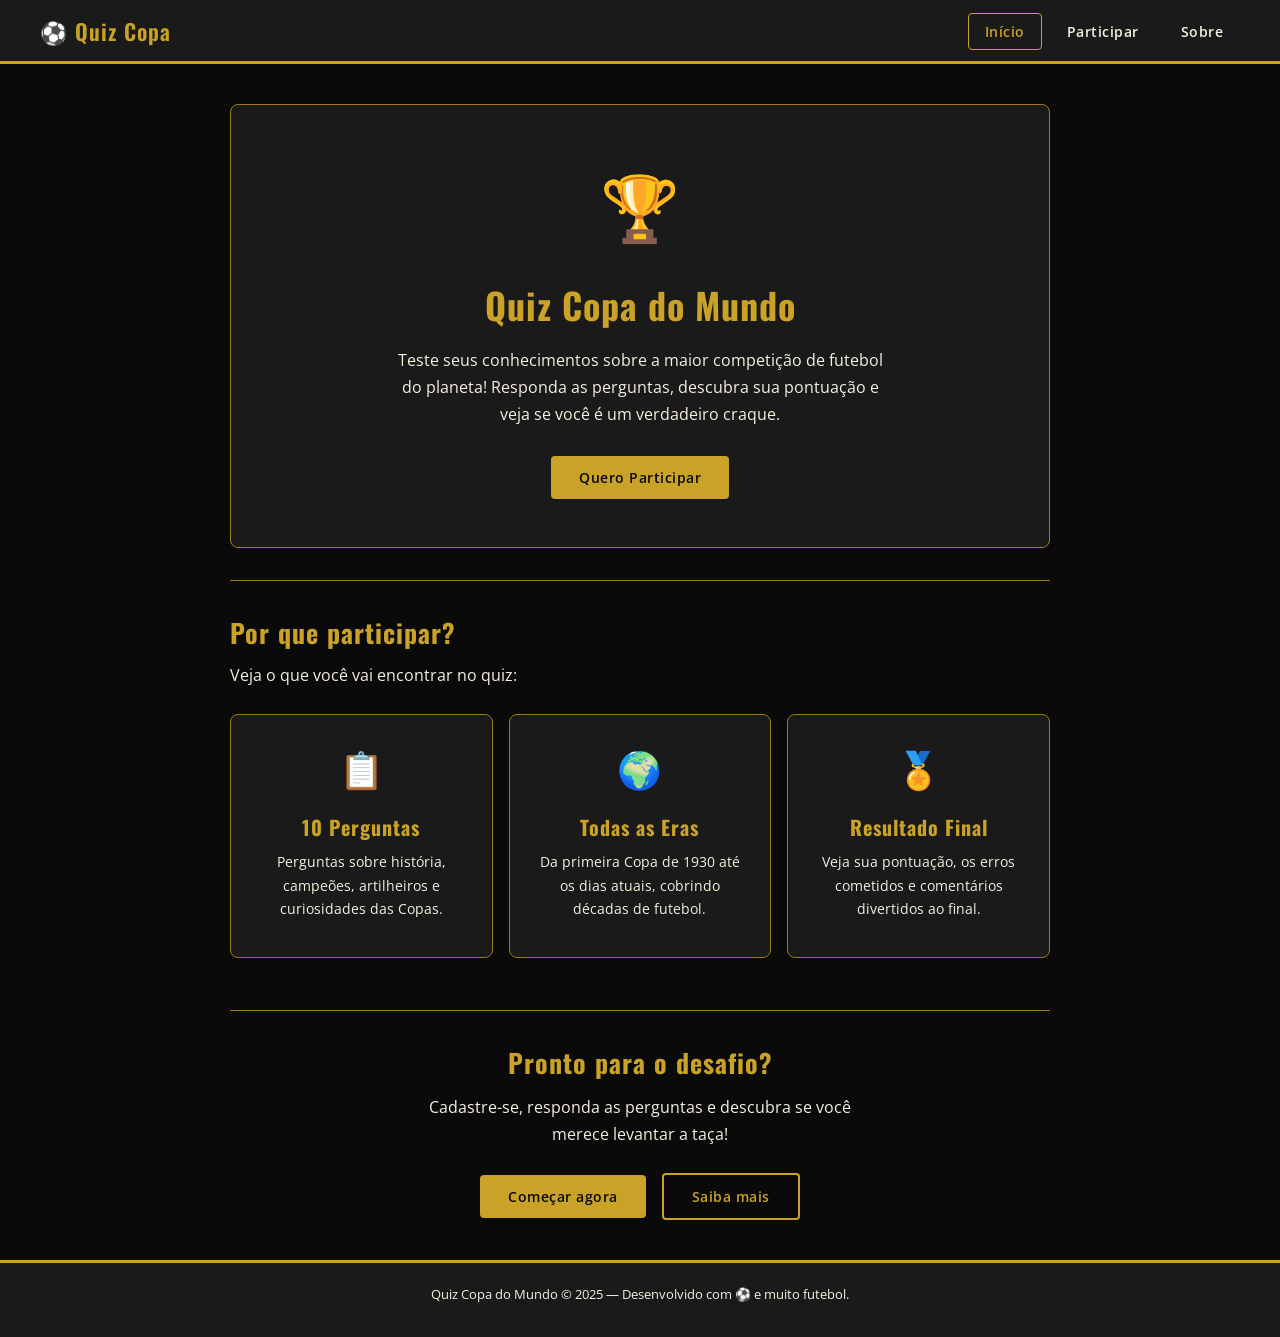
<file: index.html>
<!DOCTYPE html>
<html lang="pt-br">
<head>
  <meta charset="UTF-8">
  <meta name="viewport" content="width=device-width, initial-scale=1.0">
  <title>Quiz Copa do Mundo</title>
  <link rel="stylesheet" href="css/style.css">
</head>
<body>

  <!-- MENU -->
  <nav>
    <a href="index.html" class="nav-logo">⚽ Quiz Copa</a>
    <ul class="nav-links">
      <li><a href="index.html">Início</a></li>
      <li><a href="form.html">Participar</a></li>
      <li><a href="about.html">Sobre</a></li>
    </ul>
  </nav>

  <!-- CONTEÚDO PRINCIPAL -->
  <main>

    <!-- HERO -->
    <div class="card" style="text-align: center; padding: 48px 24px;">
      <p style="font-size: 64px; margin-bottom: 16px;">🏆</p>
      <h1>Quiz Copa do Mundo</h1>
      <p style="max-width: 500px; margin: 16px auto 28px;">
        Teste seus conhecimentos sobre a maior competição de futebol do planeta!
        Responda as perguntas, descubra sua pontuação e veja se você é um verdadeiro craque.
      </p>
      <a href="form.html" class="btn">Quero Participar</a>
    </div>

    <hr class="divisor">

    <!-- DESTAQUES -->
    <h2>Por que participar?</h2>
    <p style="margin-bottom: 24px;">Veja o que você vai encontrar no quiz:</p>

    <div style="display: grid; grid-template-columns: repeat(auto-fit, minmax(220px, 1fr)); gap: 16px;">

      <div class="card" style="text-align: center;">
        <p style="font-size: 36px; margin-bottom: 12px;">📋</p>
        <h3>10 Perguntas</h3>
        <p style="font-size: 14px;">Perguntas sobre história, campeões, artilheiros e curiosidades das Copas.</p>
      </div>

      <div class="card" style="text-align: center;">
        <p style="font-size: 36px; margin-bottom: 12px;">🌍</p>
        <h3>Todas as Eras</h3>
        <p style="font-size: 14px;">Da primeira Copa de 1930 até os dias atuais, cobrindo décadas de futebol.</p>
      </div>

      <div class="card" style="text-align: center;">
        <p style="font-size: 36px; margin-bottom: 12px;">🏅</p>
        <h3>Resultado Final</h3>
        <p style="font-size: 14px;">Veja sua pontuação, os erros cometidos e comentários divertidos ao final.</p>
      </div>

    </div>

    <hr class="divisor">

    <!-- CHAMADA FINAL -->
    <div style="text-align: center;">
      <h2>Pronto para o desafio?</h2>
      <p style="margin: 12px auto 24px; max-width: 460px;">
        Cadastre-se, responda as perguntas e descubra se você merece levantar a taça!
      </p>
      <a href="form.html" class="btn">Começar agora</a>
      <a href="about.html" class="btn btn-outline" style="margin-left: 12px;">Saiba mais</a>
    </div>

  </main>

  <!-- RODAPÉ -->
  <footer>
    <p>Quiz Copa do Mundo &copy; 2025 — Desenvolvido com <span>&#9917;</span> e muito futebol.</p>
  </footer>

  <script src="js/script.js"></script>
</body>
</html>
</file>
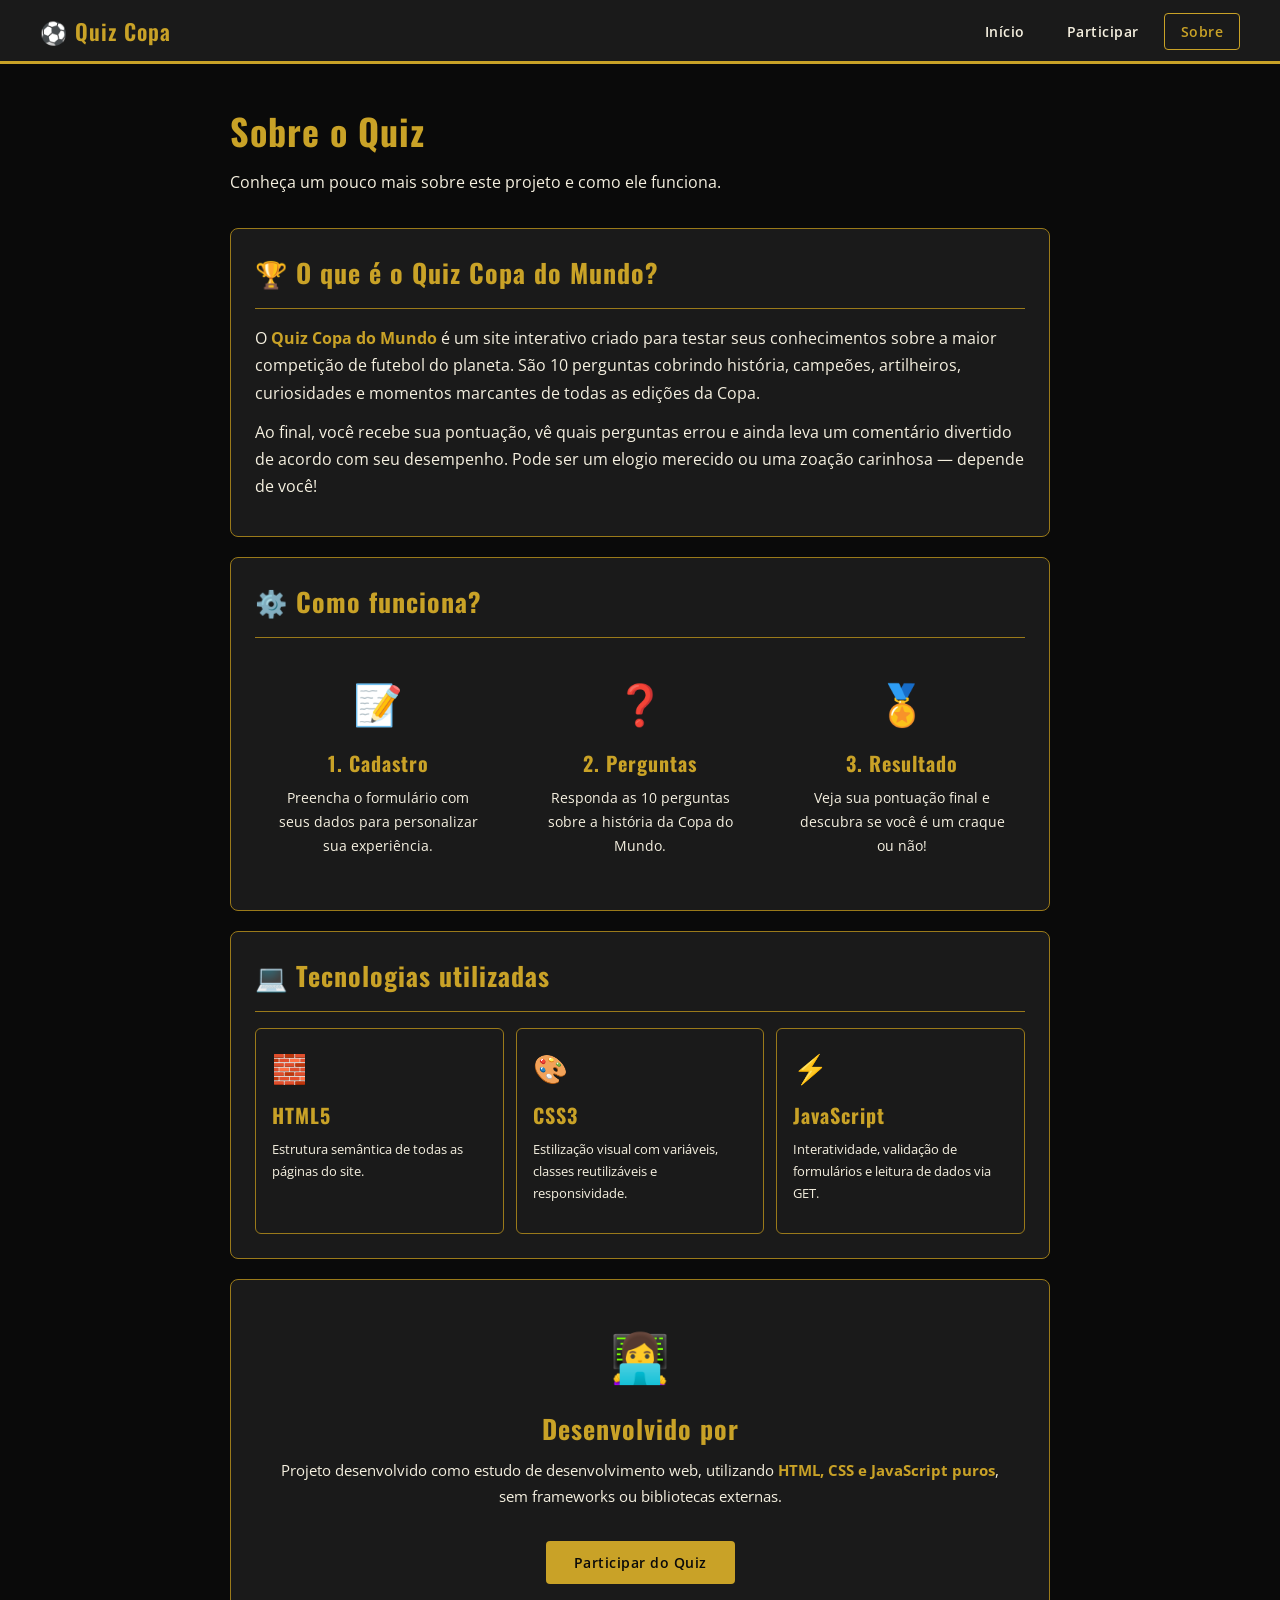
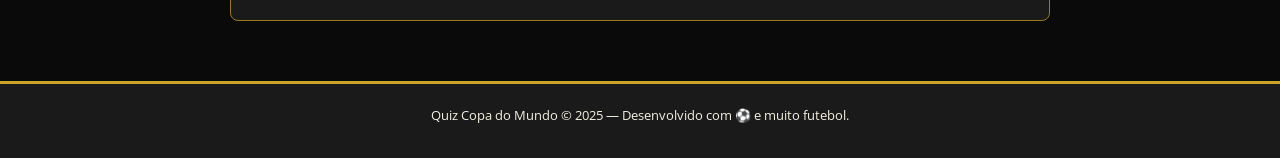
<file: about.html>
<!DOCTYPE html>
<html lang="pt-br">
<head>
  <meta charset="UTF-8">
  <meta name="viewport" content="width=device-width, initial-scale=1.0">
  <title>Sobre — Quiz Copa do Mundo</title>
  <link rel="stylesheet" href="css/style.css">
</head>
<body>

  <!-- MENU -->
  <nav>
    <a href="index.html" class="nav-logo">⚽ Quiz Copa</a>
    <ul class="nav-links">
      <li><a href="index.html">Início</a></li>
      <li><a href="form.html">Participar</a></li>
      <li><a href="about.html">Sobre</a></li>
    </ul>
  </nav>

  <!-- CONTEÚDO PRINCIPAL -->
  <main>

    <h1>Sobre o Quiz</h1>
    <p style="margin-bottom: 32px;">Conheça um pouco mais sobre este projeto e como ele funciona.</p>

    <!-- O QUE É -->
    <div class="card">
      <h2>🏆 O que é o Quiz Copa do Mundo?</h2>
      <hr class="divisor" style="margin: 16px 0;">
      <p>
        O <strong style="color: var(--dourado);">Quiz Copa do Mundo</strong> é um site interativo criado
        para testar seus conhecimentos sobre a maior competição de futebol do planeta.
        São 10 perguntas cobrindo história, campeões, artilheiros, curiosidades e momentos
        marcantes de todas as edições da Copa.
      </p>
      <p>
        Ao final, você recebe sua pontuação, vê quais perguntas errou e ainda leva um
        comentário divertido de acordo com seu desempenho. Pode ser um elogio merecido
        ou uma zoação carinhosa — depende de você!
      </p>
    </div>

    <!-- COMO FUNCIONA -->
    <div class="card">
      <h2>⚙️ Como funciona?</h2>
      <hr class="divisor" style="margin: 16px 0;">

      <div style="display: grid; grid-template-columns: repeat(auto-fit, minmax(200px, 1fr)); gap: 16px; margin-top: 8px;">

        <div style="text-align: center; padding: 16px;">
          <p style="font-size: 40px; margin-bottom: 10px;">📝</p>
          <h3>1. Cadastro</h3>
          <p style="font-size: 14px;">Preencha o formulário com seus dados para personalizar sua experiência.</p>
        </div>

        <div style="text-align: center; padding: 16px;">
          <p style="font-size: 40px; margin-bottom: 10px;">❓</p>
          <h3>2. Perguntas</h3>
          <p style="font-size: 14px;">Responda as 10 perguntas sobre a história da Copa do Mundo.</p>
        </div>

        <div style="text-align: center; padding: 16px;">
          <p style="font-size: 40px; margin-bottom: 10px;">🏅</p>
          <h3>3. Resultado</h3>
          <p style="font-size: 14px;">Veja sua pontuação final e descubra se você é um craque ou não!</p>
        </div>

      </div>
    </div>

    <!-- TECNOLOGIAS -->
    <div class="card">
      <h2>💻 Tecnologias utilizadas</h2>
      <hr class="divisor" style="margin: 16px 0;">

      <div style="display: grid; grid-template-columns: repeat(auto-fit, minmax(200px, 1fr)); gap: 12px;">

        <div style="padding: 16px; border: 1.5px solid var(--dourado-escuro); border-radius: 6px;">
          <p style="font-size: 28px; margin-bottom: 8px;">🧱</p>
          <h3>HTML5</h3>
          <p style="font-size: 13px;">Estrutura semântica de todas as páginas do site.</p>
        </div>

        <div style="padding: 16px; border: 1.5px solid var(--dourado-escuro); border-radius: 6px;">
          <p style="font-size: 28px; margin-bottom: 8px;">🎨</p>
          <h3>CSS3</h3>
          <p style="font-size: 13px;">Estilização visual com variáveis, classes reutilizáveis e responsividade.</p>
        </div>

        <div style="padding: 16px; border: 1.5px solid var(--dourado-escuro); border-radius: 6px;">
          <p style="font-size: 28px; margin-bottom: 8px;">⚡</p>
          <h3>JavaScript</h3>
          <p style="font-size: 13px;">Interatividade, validação de formulários e leitura de dados via GET.</p>
        </div>

      </div>
    </div>

    <!-- DESENVOLVEDOR -->
    <div class="card" style="text-align: center; padding: 36px;">
      <p style="font-size: 48px; margin-bottom: 12px;">👩‍💻</p>
      <h2>Desenvolvido por</h2>
      <p style="margin-top: 10px; font-size: 15px;">
        Projeto desenvolvido como estudo de desenvolvimento web,
        utilizando <strong style="color: var(--dourado);">HTML, CSS e JavaScript puros</strong>,
        sem frameworks ou bibliotecas externas.
      </p>
      <a href="form.html" class="btn" style="margin-top: 20px;">Participar do Quiz</a>
    </div>

  </main>

  <!-- RODAPÉ -->
  <footer>
    <p>Quiz Copa do Mundo &copy; 2025 — Desenvolvido com <span>&#9917;</span> e muito futebol.</p>
  </footer>

  <script src="js/script.js"></script>
</body>
</html>
</file>
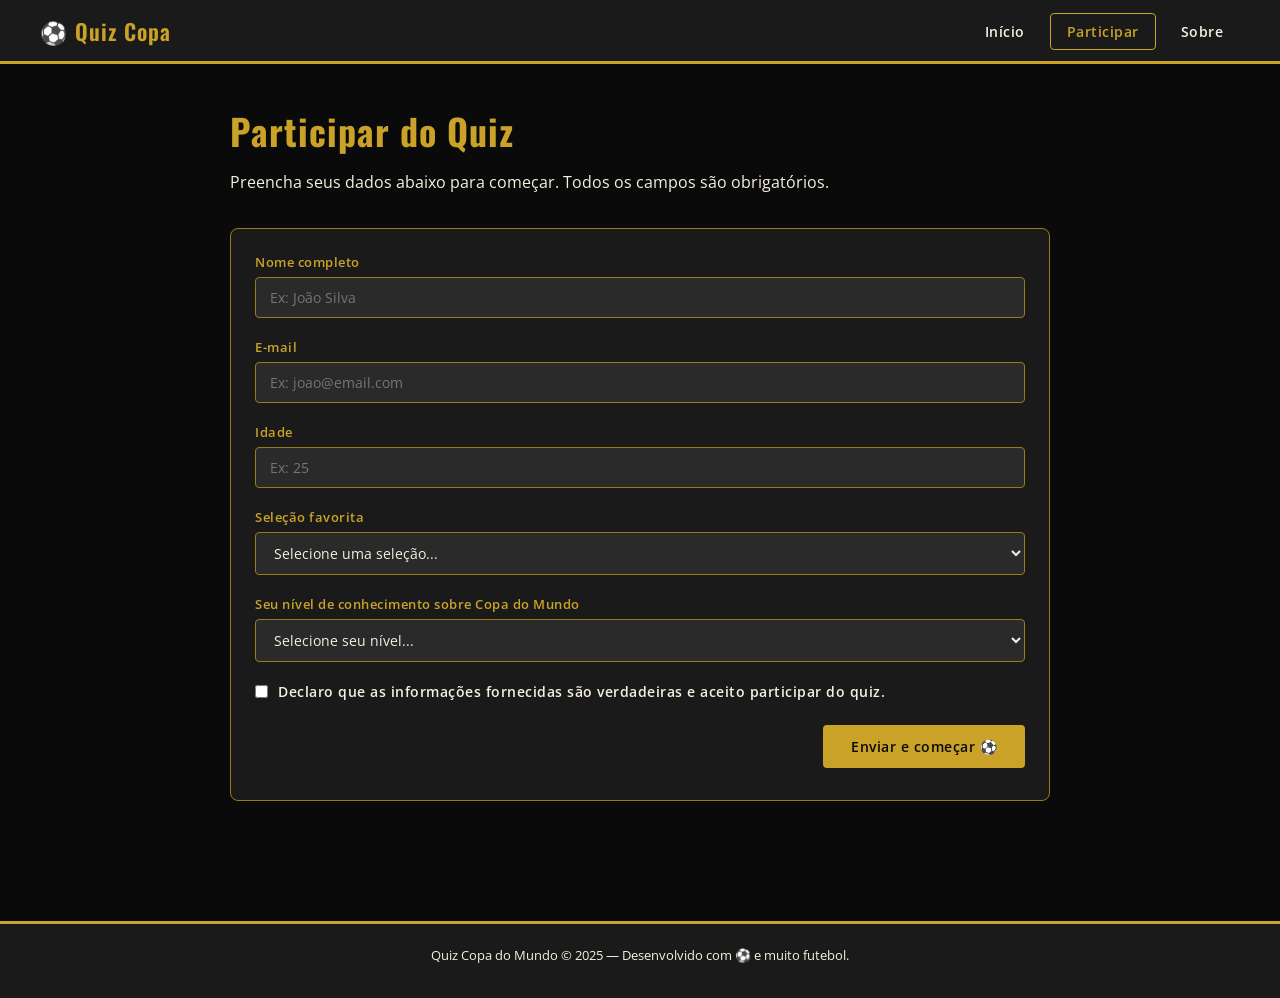
<file: form.html>
<!DOCTYPE html>
<html lang="pt-br">
<head>
  <meta charset="UTF-8">
  <meta name="viewport" content="width=device-width, initial-scale=1.0">
  <title>Participar — Quiz Copa do Mundo</title>
  <link rel="stylesheet" href="css/style.css">
</head>
<body>

  <!-- MENU -->
  <nav>
    <a href="index.html" class="nav-logo">⚽ Quiz Copa</a>
    <ul class="nav-links">
      <li><a href="index.html">Início</a></li>
      <li><a href="form.html">Participar</a></li>
      <li><a href="about.html">Sobre</a></li>
    </ul>
  </nav>

  <!-- CONTEÚDO PRINCIPAL -->
  <main>

    <h1>Participar do Quiz</h1>
    <p style="margin-bottom: 32px;">
      Preencha seus dados abaixo para começar. Todos os campos são obrigatórios.
    </p>

    <div class="card" style="overflow: visible; height: auto; padding-bottom: 32px;">

      <form id="form-cadastro" action="quiz.html" method="GET">

        <!-- NOME -->
        <div class="form-group">
          <label for="nome">Nome completo</label>
          <input type="text" id="nome" name="nome" placeholder="Ex: João Silva">
          <span class="erro">Informe seu nome completo (mínimo 3 caracteres).</span>
        </div>

        <!-- EMAIL -->
        <div class="form-group">
          <label for="email">E-mail</label>
          <input type="text" id="email" name="email" placeholder="Ex: joao@email.com">
          <span class="erro">Informe um e-mail válido.</span>
        </div>

        <!-- IDADE -->
        <div class="form-group">
          <label for="idade">Idade</label>
          <input type="number" id="idade" name="idade" placeholder="Ex: 25" min="5" max="120">
          <span class="erro">Informe uma idade entre 5 e 120 anos.</span>
        </div>

        <!-- SELEÇÃO FAVORITA -->
        <div class="form-group">
          <label for="selecao">Seleção favorita</label>
          <select id="selecao" name="selecao">
            <option value="">Selecione uma seleção...</option>
            <option value="Brasil">🇧🇷 Brasil</option>
            <option value="Argentina">🇦🇷 Argentina</option>
            <option value="Alemanha">🇩🇪 Alemanha</option>
            <option value="França">🇫🇷 França</option>
            <option value="Espanha">🇪🇸 Espanha</option>
            <option value="Portugal">🇵🇹 Portugal</option>
            <option value="Itália">🇮🇹 Itália</option>
            <option value="Outra">🌍 Outra</option>
          </select>
          <span class="erro">Selecione sua seleção favorita.</span>
        </div>

        <!-- NÍVEL DE CONHECIMENTO -->
        <div class="form-group">
          <label for="nivel">Seu nível de conhecimento sobre Copa do Mundo</label>
          <select id="nivel" name="nivel">
            <option value="">Selecione seu nível...</option>
            <option value="Iniciante">⚽ Iniciante — Assisto só na final</option>
            <option value="Intermediário">🏅 Intermediário — Acompanho os jogos</option>
            <option value="Avançado">🏆 Avançado — Sei tudo sobre Copa</option>
          </select>
          <span class="erro">Selecione seu nível de conhecimento.</span>
        </div>

        <!-- TERMOS -->
        <div class="form-group">
          <label style="display: flex; align-items: flex-start; gap: 10px; cursor: pointer; color: var(--branco); font-size: 14px;">
            <input
              type="checkbox"
              id="termos"
              name="termos"
              style="width: auto; margin-top: 3px; accent-color: var(--dourado);"
            >
            Declaro que as informações fornecidas são verdadeiras e aceito participar do quiz.
          </label>
          <span class="erro" style="margin-top: 6px;">Você precisa aceitar os termos para continuar.</span>
        </div>

        <!-- BOTÃO -->
        <div style="text-align: right; margin-top: 24px;">
          <button type="submit" class="btn">Enviar e começar ⚽</button>
        </div>

      </form>

    </div>

    <div style="height: 60px;"></div>

  </main>

  <!-- RODAPÉ -->
  <footer>
    <p>Quiz Copa do Mundo &copy; 2025 — Desenvolvido com <span>&#9917;</span> e muito futebol.</p>
  </footer>

  <script src="js/script.js"></script>
</body>
</html>
</file>
<file: css/style.css>
/* ===== IMPORTAÇÃO DE FONTE ===== */
@import url('https://fonts.googleapis.com/css2?family=Oswald:wght@400;600&family=Open+Sans:wght@400;600&display=swap');

/* ===== VARIÁVEIS GLOBAIS ===== */
:root {
  --preto: #0a0a0a;
  --preto-medio: #1a1a1a;
  --preto-claro: #2a2a2a;
  --dourado: #c9a227;
  --dourado-claro: #e8c547;
  --dourado-escuro: #9a7a1a;
  --branco: #f5f0e0;
  --cinza: #888;
}

/* ===== RESET ===== */
* {
  margin: 0;
  padding: 0;
  box-sizing: border-box;
}

body {
  font-family: 'Open Sans', sans-serif;
  background-color: var(--preto);
  color: var(--branco);
  min-height: 100vh;
  display: flex;
  flex-direction: column;
  overflow-y: auto;
}

/* ===== MENU DE NAVEGAÇÃO ===== */
nav {
  background-color: var(--preto-medio);
  border-bottom: 3px solid var(--dourado);
  padding: 0 40px;
  display: flex;
  align-items: center;
  justify-content: space-between;
  height: 64px;
  position: sticky;
  top: 0;
  z-index: 100;
}

.nav-logo {
  font-family: 'Oswald', sans-serif;
  font-size: 22px;
  font-weight: 600;
  color: var(--dourado);
  text-decoration: none;
  letter-spacing: 1px;
}

.nav-links {
  list-style: none;
  display: flex;
  gap: 8px;
}

.nav-links a {
  color: var(--branco);
  text-decoration: none;
  font-size: 14px;
  font-weight: 600;
  padding: 8px 16px;
  border-radius: 4px;
  border: 1.5px solid transparent;
  transition: all 0.2s;
  letter-spacing: 0.5px;
}

.nav-links a:hover,
.nav-links a.ativo {
  color: var(--dourado);
  border-color: var(--dourado);
}

/* ===== CONTEÚDO PRINCIPAL ===== */
main {
  flex: 1;
  padding: 40px;
  max-width: 900px;
  margin: 0 auto;
  width: 100%;
  overflow: visible;
}

/* ===== TÍTULOS ===== */
h1, h2, h3 {
  font-family: 'Oswald', sans-serif;
  color: var(--dourado);
  letter-spacing: 1px;
}

h1 { font-size: 36px; margin-bottom: 12px; }
h2 { font-size: 26px; margin-bottom: 10px; }
h3 { font-size: 20px; margin-bottom: 8px; }

p {
  line-height: 1.7;
  color: var(--branco);
  margin-bottom: 12px;
}

/* ===== BOTÕES ===== */
.btn {
  background-color: var(--dourado);
  color: var(--preto);
  border: none;
  padding: 12px 28px;
  font-size: 14px;
  font-weight: 600;
  font-family: 'Open Sans', sans-serif;
  border-radius: 4px;
  cursor: pointer;
  letter-spacing: 0.5px;
  transition: background 0.2s;
  text-decoration: none;
  display: inline-block;
}

.btn:hover {
  background-color: var(--dourado-claro);
}

.btn-outline {
  background-color: transparent;
  color: var(--dourado);
  border: 2px solid var(--dourado);
}

.btn-outline:hover {
  background-color: var(--dourado);
  color: var(--preto);
}

/* ===== CARDS ===== */
.card {
  background-color: var(--preto-medio);
  border: 1.5px solid var(--dourado-escuro);
  border-radius: 8px;
  padding: 24px;
  margin-bottom: 20px;
  overflow: visible;
  height: auto;
}

/* ===== DIVISOR ===== */
.divisor {
  border: none;
  border-top: 1px solid var(--dourado-escuro);
  margin: 32px 0;
}

/* ===== RODAPÉ ===== */
footer {
  background-color: var(--preto-medio);
  border-top: 3px solid var(--dourado);
  text-align: center;
  padding: 20px 40px;
  font-size: 13px;
  color: var(--cinza);
}

footer span {
  color: var(--dourado);
}

/* ===== FORMULÁRIO ===== */
.form-group {
  margin-bottom: 20px;
}

.form-group label {
  display: block;
  font-size: 13px;
  font-weight: 600;
  color: var(--dourado);
  margin-bottom: 6px;
  letter-spacing: 0.5px;
}

.form-group input,
.form-group select,
.form-group textarea {
  width: 100%;
  background-color: var(--preto-claro);
  border: 1.5px solid var(--dourado-escuro);
  border-radius: 4px;
  padding: 10px 14px;
  font-size: 14px;
  color: var(--branco);
  font-family: 'Open Sans', sans-serif;
  transition: border-color 0.2s;
}

.form-group input:focus,
.form-group select:focus,
.form-group textarea:focus {
  outline: none;
  border-color: var(--dourado);
}

.form-group .erro {
  color: #e74c3c;
  font-size: 12px;
  margin-top: 4px;
  display: none;
}

.form-group.invalido .erro {
  display: block;
}

.form-group.invalido input,
.form-group.invalido select,
.form-group.invalido textarea {
  border-color: #e74c3c;
}

/* ===== MENSAGEM DE RESULTADO ===== */
.mensagem {
  padding: 16px 20px;
  border-radius: 6px;
  margin-bottom: 20px;
  font-weight: 600;
}

.mensagem.sucesso {
  background-color: #1a3a1a;
  border: 1.5px solid #5cb85c;
  color: #afffaf;
}

.mensagem.erro {
  background-color: #3a1a1a;
  border: 1.5px solid #e74c3c;
  color: #ffaaaa;
}
</file>
